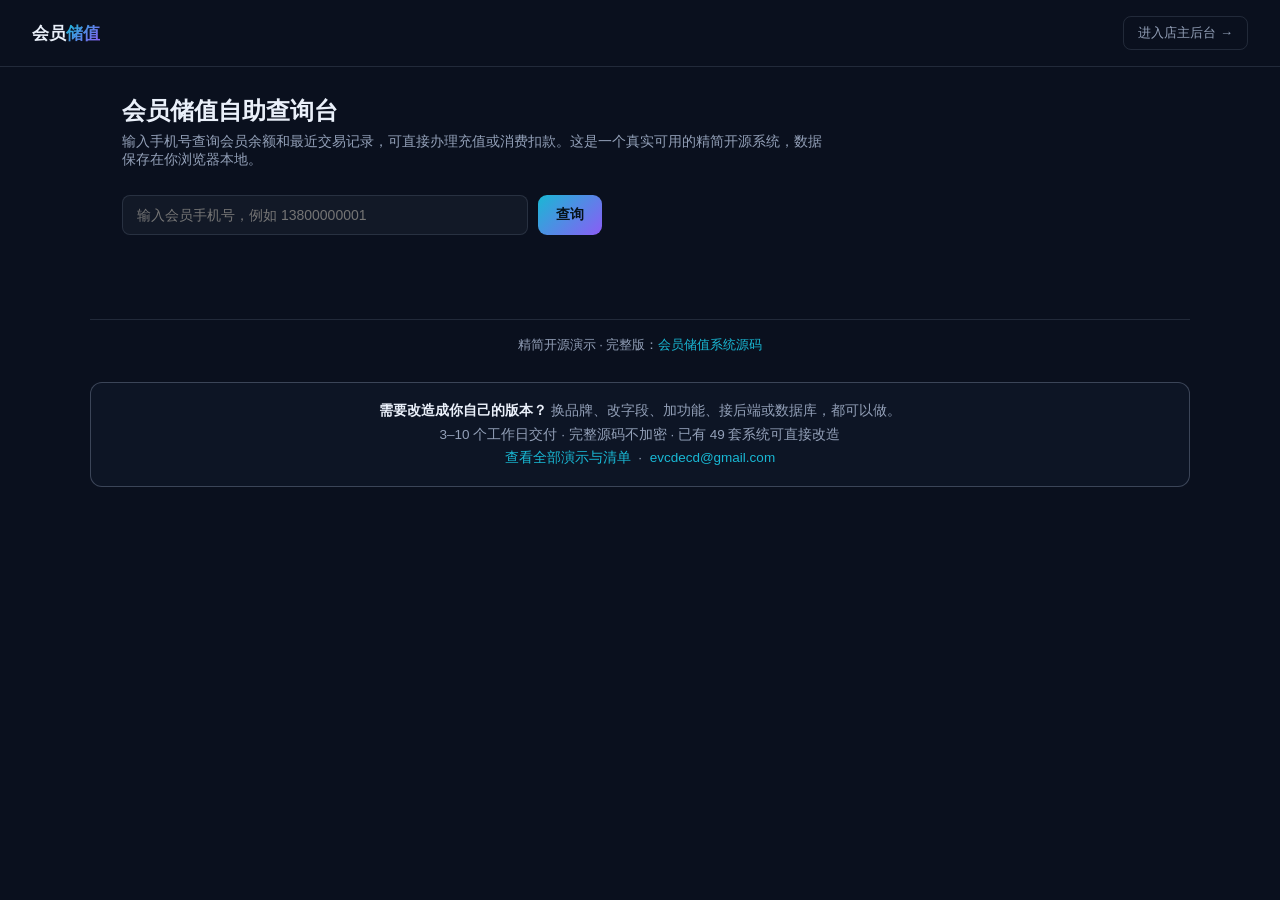
<file: index.html>
<!DOCTYPE html>
<html lang="zh-CN">
<head>
<meta charset="UTF-8">
<meta name="viewport" content="width=device-width, initial-scale=1.0">
<title>会员储值查询台（精简开源版）</title>
<meta name="description" content="免费开源的会员储值管理系统精简版：前台查询会员余额、在线充值、消费扣款，后台会员增删改查、交易记录、数据看板，真实增删改查功能，纯前端+localStorage实现，可作为学习或二次开发起点。">
<link rel="stylesheet" href="style.css">
</head>
<body>
  <header class="topbar">
    <div class="brand">会员<span class="accent">储值</span></div>
    <a href="admin.html" class="nav-link">进入店主后台 →</a>
  </header>

  <main class="container">
    <div class="page-head">
      <h1>会员储值自助查询台</h1>
      <p>输入手机号查询会员余额和最近交易记录，可直接办理充值或消费扣款。这是一个真实可用的精简开源系统，数据保存在你浏览器本地。</p>
    </div>

    <div class="search-box">
      <input id="phoneInput" type="text" placeholder="输入会员手机号，例如 13800000001" inputmode="numeric">
      <button id="btnSearch" class="btn btn-primary">查询</button>
    </div>
    <div id="searchMsg"></div>

    <div id="memberCard" class="member-card" style="display:none">
      <div class="member-card__head">
        <div>
          <h2 id="mName"></h2>
          <div class="sub" id="mPhone"></div>
        </div>
        <span class="badge level" id="mLevel"></span>
      </div>

      <div class="balance-display">
        <div class="balance-num" id="mBalance"></div>
        <div class="balance-label">当前储值余额（元）</div>
      </div>

      <div class="action-row">
        <button class="btn btn-primary" id="btnOpenRecharge">＋ 充值</button>
        <button class="btn" id="btnOpenConsume">－ 消费</button>
      </div>

      <h3 class="section-title">最近交易记录</h3>
      <div class="table-wrap">
        <table>
          <thead><tr><th>时间</th><th>类型</th><th>金额</th><th>余额</th><th>备注</th></tr></thead>
          <tbody id="txBody"></tbody>
        </table>
      </div>
    </div>
  </main>

  <div class="modal-backdrop" id="rechargeModalBackdrop">
    <div class="modal">
      <button class="modal-close" id="btnCloseRecharge">&times;</button>
      <h2>会员充值</h2>
      <p class="sub" id="rechargeSub"></p>
      <div id="rechargeMsg"></div>
      <form id="rechargeForm" novalidate>
        <div class="field">
          <label>充值金额（元）</label>
          <input id="rechargeAmountInput" type="number" min="1" step="0.01" required placeholder="例如 200">
        </div>
        <div class="field">
          <label>备注（可选）</label>
          <input id="rechargeNoteInput" type="text" placeholder="例如：办卡赠送、活动充值">
        </div>
        <button type="submit" class="btn btn-primary btn-block">确认充值</button>
      </form>
    </div>
  </div>

  <div class="modal-backdrop" id="consumeModalBackdrop">
    <div class="modal">
      <button class="modal-close" id="btnCloseConsume">&times;</button>
      <h2>会员消费</h2>
      <p class="sub" id="consumeSub"></p>
      <div id="consumeMsg"></div>
      <form id="consumeForm" novalidate>
        <div class="field">
          <label>消费金额（元）</label>
          <input id="consumeAmountInput" type="number" min="1" step="0.01" required placeholder="例如 60">
        </div>
        <div class="field">
          <label>备注（可选）</label>
          <input id="consumeNoteInput" type="text" placeholder="例如：剪发、洗护套餐">
        </div>
        <button type="submit" class="btn btn-primary btn-block">确认消费</button>
      </form>
    </div>
  </div>

  <script src="data.js"></script>
  <script src="script.js"></script>

<footer style="margin:40px auto 16px;max-width:1100px;padding:16px 20px 0;border-top:1px solid var(--line,rgba(147,160,184,.18));text-align:center;color:var(--muted,#93A0B8);font-size:13px">精简开源演示 &middot; 完整版：<a href="https://inzyxuashop.com/huiyuanchuzhi-yuanma.html" target="_blank" rel="noopener" style="color:var(--cyan,#19B8D4);text-decoration:none">会员储值系统源码</a></footer>

<!-- custom-delivery -->
<div style="max-width:1100px;margin:28px auto 34px;padding:16px 20px;border:1px solid rgba(147,160,184,.35);border-radius:12px;background:rgba(17,26,44,.55);font:13.5px/1.75 -apple-system,BlinkMacSystemFont,'Segoe UI','PingFang SC','Microsoft YaHei',sans-serif;color:#93a0b8;text-align:center">
  <strong style="color:#eaf0fa">需要改造成你自己的版本？</strong>
  换品牌、改字段、加功能、接后端或数据库，都可以做。<br>
  3–10 个工作日交付 · 完整源码不加密 · 已有 49 套系统可直接改造<br>
  <a href="https://inzyxuashop.com" style="color:#19b8d4;text-decoration:none">查看全部演示与清单</a>
  &nbsp;·&nbsp;
  <a href="mailto:evcdecd@gmail.com" style="color:#19b8d4;text-decoration:none">evcdecd@gmail.com</a>
</div>
</body>
</html>
</file>
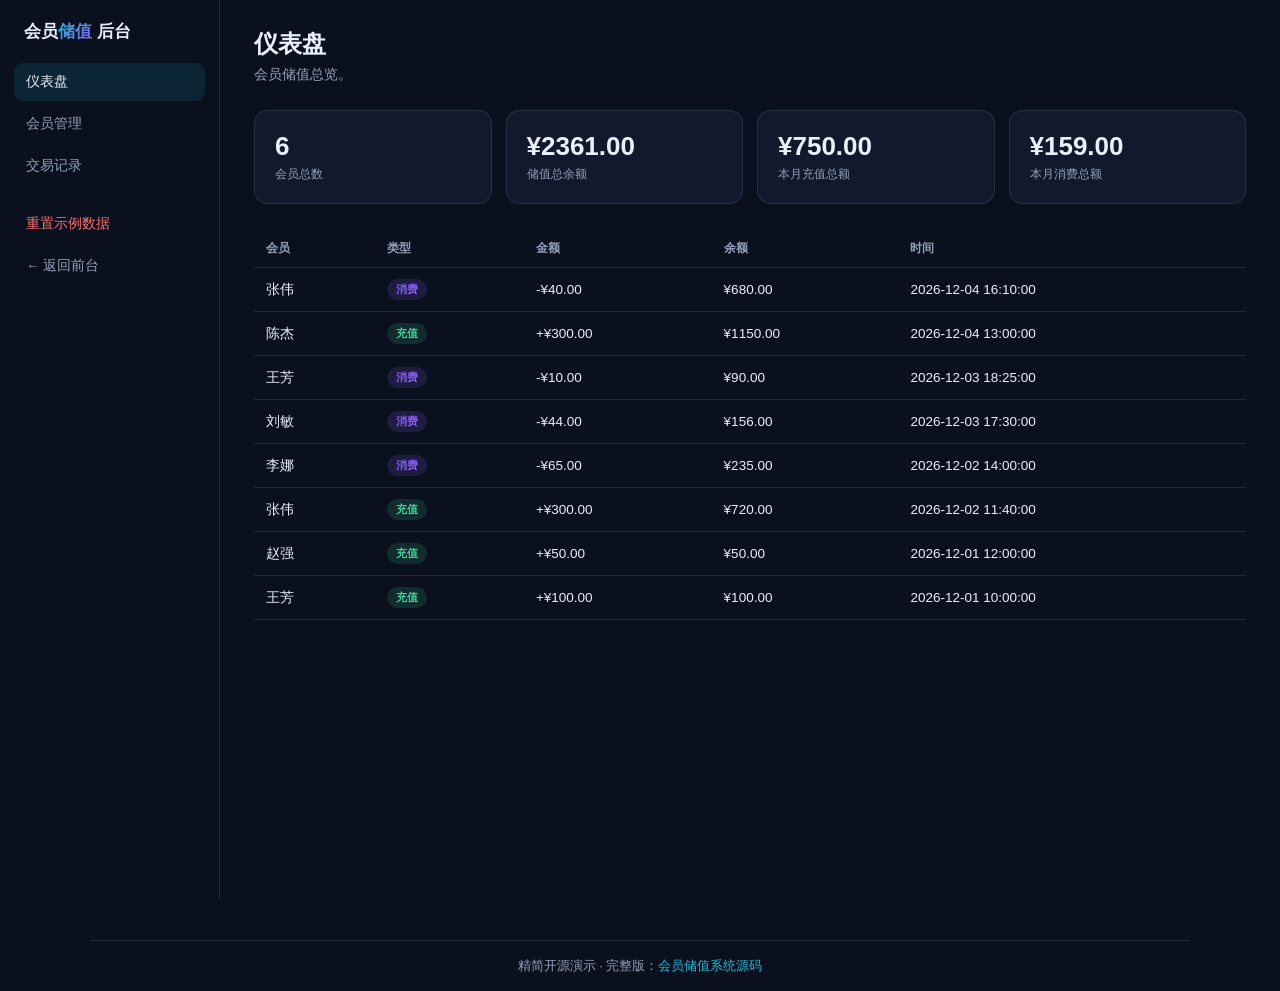
<file: admin.html>
<!DOCTYPE html>
<html lang="zh-CN">
<head>
<meta charset="UTF-8">
<meta name="viewport" content="width=device-width, initial-scale=1.0">
<title>店主后台 · 会员储值管理系统（精简开源版）</title>
<link rel="stylesheet" href="style.css">
</head>
<body>
  <div class="admin-layout">
    <aside class="sidebar">
      <div class="brand">会员<span class="accent">储值</span> 后台</div>
      <div class="side-link active" data-view="dashboard">仪表盘</div>
      <div class="side-link" data-view="members">会员管理</div>
      <div class="side-link" data-view="transactions">交易记录</div>
      <div class="side-link" id="btnResetData" style="margin-top:20px;color:var(--red)">重置示例数据</div>
      <a href="index.html" class="side-link">← 返回前台</a>
    </aside>

    <main class="admin-main">
      <section id="view-dashboard" class="admin-view active">
        <div class="page-head"><h1>仪表盘</h1><p>会员储值总览。</p></div>
        <div class="stat-grid" id="statGrid"></div>
        <div class="table-wrap">
          <table>
            <thead><tr><th>会员</th><th>类型</th><th>金额</th><th>余额</th><th>时间</th></tr></thead>
            <tbody id="recentTxBody"></tbody>
          </table>
        </div>
      </section>

      <section id="view-members" class="admin-view">
        <div class="page-head"><h1>会员管理</h1><p>添加、编辑或删除会员。</p></div>
        <div class="table-toolbar">
          <span></span>
          <button class="btn btn-primary btn-sm" id="btnAddMember">+ 新增会员</button>
        </div>
        <div class="table-wrap">
          <table>
            <thead><tr><th>姓名</th><th>手机号</th><th>等级</th><th>余额</th><th>入会日期</th><th>操作</th></tr></thead>
            <tbody id="membersBody"></tbody>
          </table>
        </div>
      </section>

      <section id="view-transactions" class="admin-view">
        <div class="page-head"><h1>交易记录</h1><p>全部会员的充值与消费流水。</p></div>
        <div class="table-toolbar">
          <div class="filter-row" id="txFilters">
            <button class="filter-btn active" data-type="all">全部</button>
            <button class="filter-btn" data-type="recharge">充值</button>
            <button class="filter-btn" data-type="consume">消费</button>
          </div>
        </div>
        <div class="table-wrap">
          <table>
            <thead><tr><th>会员</th><th>类型</th><th>金额</th><th>余额</th><th>备注</th><th>时间</th></tr></thead>
            <tbody id="txBody"></tbody>
          </table>
        </div>
      </section>
    </main>
  </div>

  <div class="modal-backdrop" id="memberModalBackdrop">
    <div class="modal">
      <button class="modal-close" id="btnCloseMemberModal">&times;</button>
      <h2 id="memberModalTitle">新增会员</h2>
      <p class="sub" id="memberModalHint"></p>
      <div id="memberModalMsg"></div>
      <form id="memberForm" novalidate>
        <input type="hidden" id="memberIdInput">
        <div class="field"><label>姓名</label><input id="memberNameInput" type="text" required></div>
        <div class="field"><label>手机号</label><input id="memberPhoneInput" type="text" required></div>
        <div class="field-row">
          <div class="field"><label id="memberBalanceLabel">初始余额（元）</label><input id="memberBalanceInput" type="number" min="0" step="0.01" value="0" required></div>
          <div class="field">
            <label>会员等级</label>
            <select id="memberLevelInput">
              <option value="普通">普通</option>
              <option value="银卡">银卡</option>
              <option value="金卡">金卡</option>
            </select>
          </div>
        </div>
        <button type="submit" class="btn btn-primary btn-block">保存</button>
      </form>
    </div>
  </div>

  <script src="data.js"></script>
  <script src="admin.js"></script>

<footer style="margin:40px auto 16px;max-width:1100px;padding:16px 20px 0;border-top:1px solid var(--line,rgba(147,160,184,.18));text-align:center;color:var(--muted,#93A0B8);font-size:13px">精简开源演示 &middot; 完整版：<a href="https://inzyxuashop.com/huiyuanchuzhi-yuanma.html" target="_blank" rel="noopener" style="color:var(--cyan,#19B8D4);text-decoration:none">会员储值系统源码</a></footer>
</body>
</html>
</file>
<file: style.css>
:root{--ink:#0A101E;--surface:#111a2c;--surface2:#16223a;--line:rgba(147,160,184,.18);--muted:#93A0B8;--text:#EAF0FA;--cyan:#19B8D4;--violet:#8B5CF6;--green:#3ED598;--red:#F87171;--amber:#F59E0B;--radius:14px;color-scheme:dark}
*{box-sizing:border-box}
body{margin:0;background:var(--ink);color:var(--text);font-family:-apple-system,BlinkMacSystemFont,"Segoe UI","PingFang SC","Microsoft YaHei",sans-serif;min-height:100vh}
a{color:inherit;text-decoration:none}

.topbar{display:flex;align-items:center;justify-content:space-between;padding:16px 32px;border-bottom:1px solid var(--line)}
.brand{font-size:17px;font-weight:700}
.brand .accent{background:linear-gradient(135deg,var(--cyan),var(--violet));-webkit-background-clip:text;background-clip:text;color:transparent}
.nav-link{font-size:13px;color:var(--muted);border:1px solid var(--line);padding:7px 14px;border-radius:8px}
.nav-link:hover{border-color:var(--cyan);color:var(--text)}

.container{max-width:1100px;margin:0 auto;padding:28px 32px}
.page-head h1{font-size:24px;font-weight:700;margin:0 0 6px}
.page-head p{color:var(--muted);font-size:14px;margin:0 0 26px;max-width:700px}

.search-box{display:flex;gap:10px;margin-bottom:16px;max-width:480px}
.search-box input{flex:1;background:rgba(147,160,184,.06);border:1px solid var(--line);border-radius:8px;padding:11px 14px;color:var(--text);font-family:inherit;font-size:14px;outline:none}
.search-box input:focus{border-color:var(--cyan)}

.member-card{background:var(--surface);border:1px solid var(--line);border-radius:var(--radius);padding:26px;max-width:640px}
.member-card__head{display:flex;justify-content:space-between;align-items:flex-start;margin-bottom:6px}
.member-card__head h2{margin:0 0 4px;font-size:19px}
.member-card__head .sub{color:var(--muted);font-size:13px}

.balance-display{text-align:center;padding:22px 0;border-top:1px solid var(--line);border-bottom:1px solid var(--line);margin:18px 0}
.balance-num{font-size:36px;font-weight:800;background:linear-gradient(135deg,var(--cyan),var(--violet));-webkit-background-clip:text;background-clip:text;color:transparent}
.balance-label{font-size:12px;color:var(--muted);margin-top:4px}

.action-row{display:flex;gap:10px;margin-bottom:24px}
.action-row .btn{flex:1}

.section-title{font-size:14px;margin:0 0 12px;color:var(--text)}
.table-wrap{overflow-x:auto}

.modal-backdrop{position:fixed;inset:0;background:rgba(4,8,16,.75);display:none;align-items:center;justify-content:center;padding:20px;z-index:50}
.modal-backdrop.show{display:flex}
.modal{background:var(--surface);border:1px solid var(--line);border-radius:18px;max-width:460px;width:100%;max-height:88vh;overflow:auto;padding:26px}
.modal h2{margin:0 0 6px;font-size:18px}
.modal .sub{color:var(--muted);font-size:12.5px;margin:0 0 18px}
.modal-close{float:right;background:none;border:none;color:var(--muted);font-size:20px;cursor:pointer}

.field{display:flex;flex-direction:column;gap:6px;margin-bottom:14px}
.field label{font-size:12px;color:var(--muted);font-weight:600}
.field input,.field select,.field textarea{background:rgba(147,160,184,.06);border:1px solid var(--line);border-radius:8px;padding:9px 11px;color:var(--text);font-family:inherit;font-size:13.5px;outline:none;width:100%}
.field input:focus,.field select:focus,.field textarea:focus{border-color:var(--cyan)}
.field-row{display:grid;grid-template-columns:1fr 1fr;gap:10px}

.btn{font-family:inherit;font-size:13.5px;font-weight:600;padding:10px 18px;border-radius:9px;border:1px solid var(--line);background:transparent;color:var(--text);cursor:pointer}
.btn:hover{border-color:var(--cyan)}
.btn-primary{background:linear-gradient(135deg,var(--cyan),var(--violet));border:none;color:#06121A}
.btn-block{width:100%}
.btn-sm{padding:5px 11px;font-size:12px}
.btn-danger{border-color:rgba(248,113,113,.4);color:var(--red)}

.msg{margin:0 0 14px;font-size:12.5px;padding:9px 12px;border-radius:8px}
.msg.error{background:rgba(248,113,113,.1);border:1px solid rgba(248,113,113,.3);color:var(--red)}
.msg.success{background:rgba(62,213,152,.1);border:1px solid rgba(62,213,152,.3);color:var(--green)}

/* admin */
.admin-layout{display:flex;min-height:100vh}
.sidebar{width:220px;flex-shrink:0;border-right:1px solid var(--line);padding:20px 14px}
.sidebar .brand{padding:0 10px 20px}
.side-link{display:block;padding:10px 12px;border-radius:9px;font-size:13.5px;color:var(--muted);margin-bottom:4px;cursor:pointer}
.side-link:hover{background:rgba(147,160,184,.06)}
.side-link.active{background:rgba(25,184,212,.12);color:var(--text)}
.admin-main{flex:1;padding:28px 34px;overflow:auto}
.admin-view{display:none}
.admin-view.active{display:block}

.stat-grid{display:grid;grid-template-columns:repeat(4,1fr);gap:14px;margin-bottom:26px}
.stat-card{background:var(--surface);border:1px solid var(--line);border-radius:var(--radius);padding:20px}
.stat-card .num{font-size:26px;font-weight:800}
.stat-card .label{font-size:12px;color:var(--muted);margin-top:4px}

table{width:100%;border-collapse:collapse;font-size:13.5px}
th{text-align:left;padding:10px 12px;color:var(--muted);font-weight:600;border-bottom:1px solid var(--line);font-size:12px;white-space:nowrap}
td{padding:11px 12px;border-bottom:1px solid var(--line);white-space:nowrap}
.badge{display:inline-block;font-size:11px;font-weight:700;padding:3px 9px;border-radius:999px}
.badge.recharge{background:rgba(62,213,152,.14);color:var(--green)}
.badge.consume{background:rgba(139,92,246,.16);color:var(--violet)}
.badge.level-normal{background:rgba(147,160,184,.14);color:var(--muted)}
.badge.level-silver{background:rgba(147,160,184,.22);color:#CBD5E1}
.badge.level-gold{background:rgba(245,158,11,.16);color:var(--amber)}
.table-actions{display:flex;gap:6px}
.table-toolbar{display:flex;justify-content:space-between;align-items:center;margin-bottom:16px}
.filter-row{display:flex;gap:6px}
.filter-btn{font-size:12px;padding:6px 12px;border-radius:999px;border:1px solid var(--line);background:transparent;color:var(--muted);cursor:pointer;font-family:inherit}
.filter-btn.active{border-color:var(--cyan);color:var(--text)}

@media (max-width:820px){
  .admin-layout{flex-direction:column}
  .sidebar{width:100%;display:flex;overflow-x:auto;border-right:none;border-bottom:1px solid var(--line)}
  .stat-grid{grid-template-columns:repeat(2,1fr)}
  .action-row{flex-direction:column}
}
</file>
